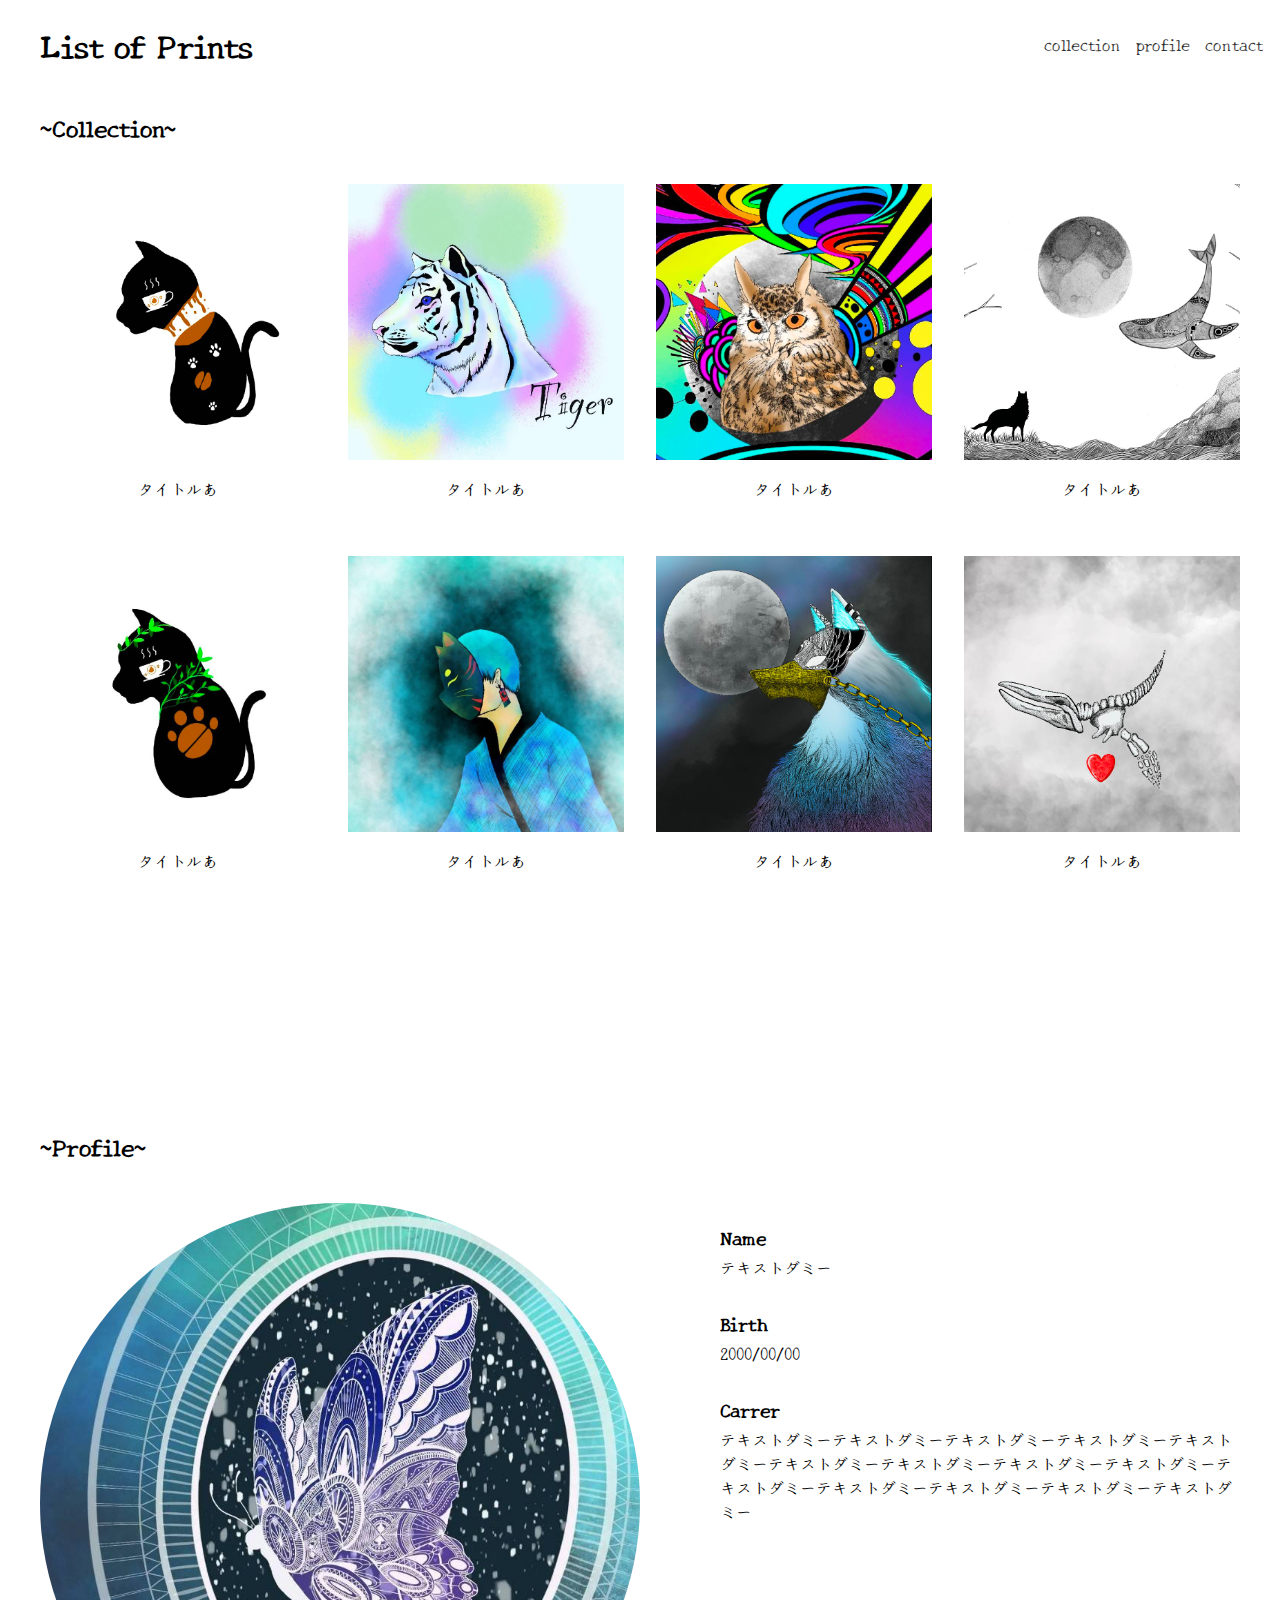
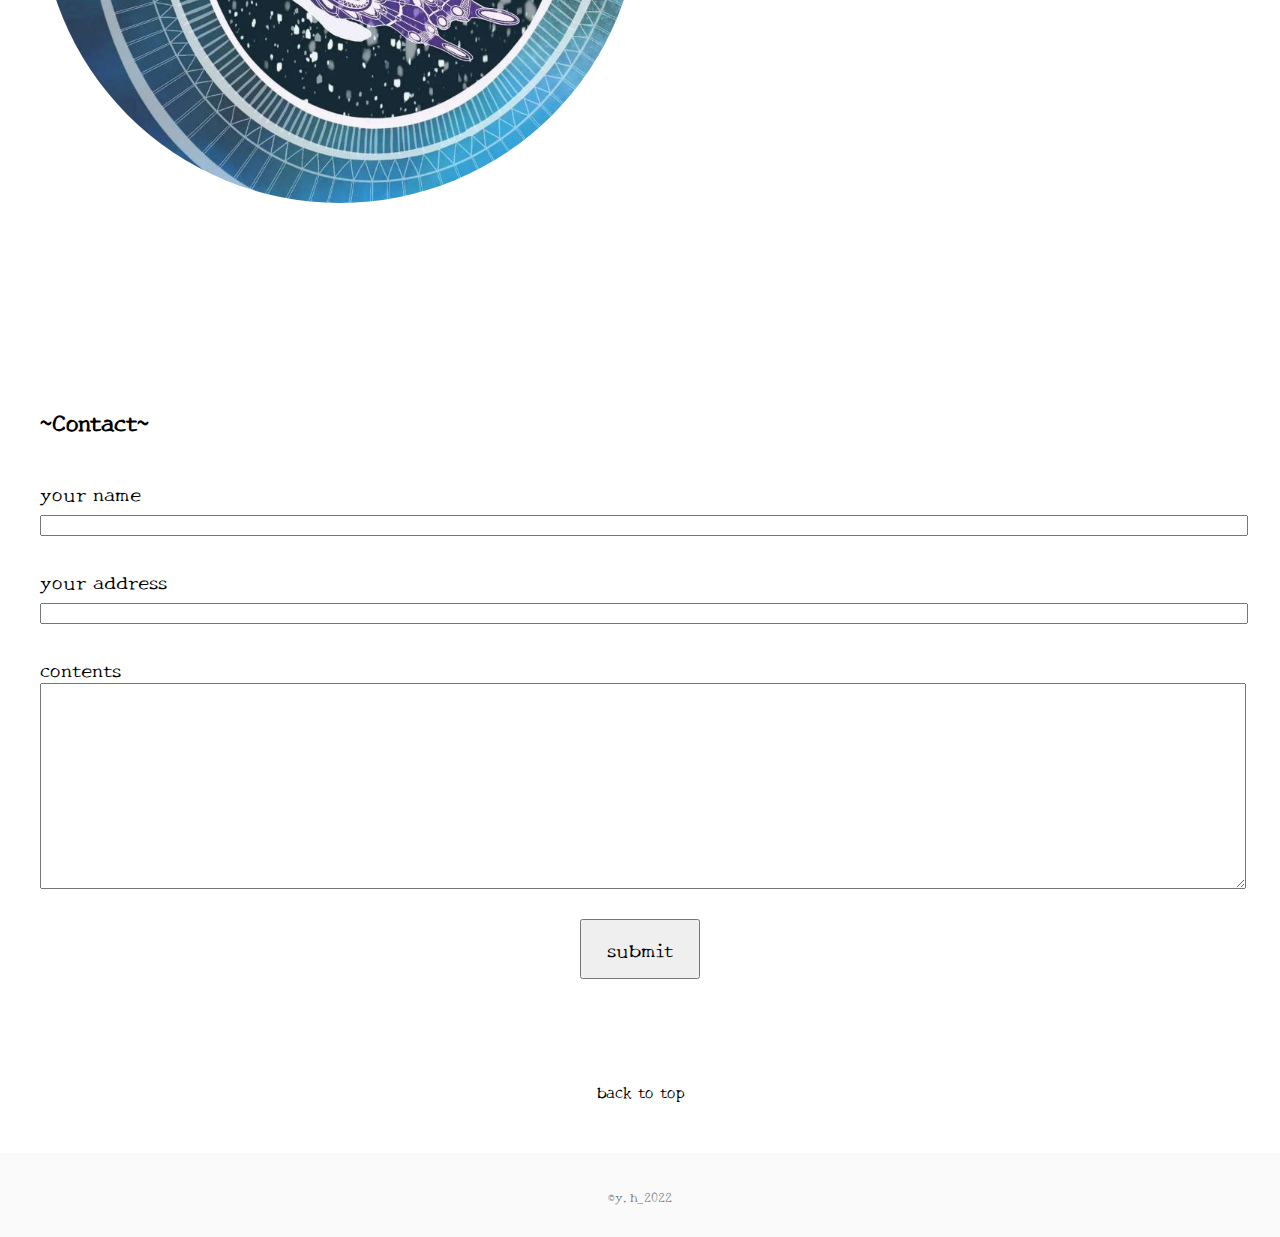
<file: index.html>
<!DOCTYPE html>
<html lang="ja">
<head>
  <meta charset="UTF-8">
  <meta http-equiv="X-UA-Compatible" content="IE=edge">
  <meta name="viewport" content="width=device-width, initial-scale=1.0">
  <link rel="stylesheet" href="css/style.css">
  <link rel="icon" href="img/icon.png">
  <link href="https://fonts.googleapis.com/css?family=Amatic+SC:700 rel="stylesheet">
  <link rel="preconnect" href="https://fonts.googleapis.com">
<link rel="preconnect" href="https://fonts.gstatic.com" crossorigin>
<link href="https://fonts.googleapis.com/css2?family=New+Tegomin&display=swap" rel="stylesheet">
  <title>List of parts</title>
</head>
<body>
  <header>
    <h1>List of Prints</h1>
      <nav>
      <ul>
        <li><a href="#collection">collection</a></li>
        <li><a href="#profile">profile</a></li>
        <li><a href="#contact">contact</a></li>
      </ul>
    </nav>
  </header>
  <main>
   <section id="collection">
     <h2>~Collection~</h2>
     <ul class="item">
       <li>
         <a href="item1.html">
           <img src="img/114843.jpg" alt="イラスト画像">
           <p>タイトルあ</p>
         </a>
       </li>
       <li>
         <a href="item2.html">
           <img src="img/114763.jpg" alt="イラスト画像">
           <p>タイトルあ</p>
         </a>
       </li>
       <li>
         <a href="item3.html">
           <img src="img/114765.jpg" alt="イラスト画像">
           <p>タイトルあ</p>
         </a>
       </li>
       <li>
         <a href="item4.html">
           <img src="img/114884.jpg" alt="イラスト画像">
           <p>タイトルあ</p>
         </a>
       </li>
       <li>
         <a href="item5.html">
           <img src="img/114768.jpg" alt="イラスト画像">
           <p>タイトルあ</p>
         </a>
       </li>
       <li>
         <a href="item6.html">
           <img src="img/114767.jpg" alt="イラスト画像">
           <p>タイトルあ</p>
         </a>
       </li>
       <li>
        <a href="item7.html">
          <img src="img/114841.jpg" alt="イラスト画像">
          <p>タイトルあ</p>
        </a>
      </li>
      <li>
        <a href="item8.html">
          <img src="img/114842.jpg" alt="イラスト画像">
          <p>タイトルあ</p>
        </a>
      </li>
     </ul>
    </section>

    <section id="profile">
      <h2>~Profile~</h2>
      <div class="pro">
        <img src="img/114764.jpg" alt="">
        <ul class="pro-detail">
          <li>
            <h3>Name</h3>
            <p>テキストダミー</p>
          </li>
          <li>
            <h3>Birth</h3>
            <p>2000/00/00</p>
          </li>
          <li>
            <h3>Carrer</h3>
            <p>テキストダミーテキストダミーテキストダミーテキストダミーテキストダミーテキストダミーテキストダミーテキストダミーテキストダミーテキストダミーテキストダミーテキストダミーテキストダミーテキストダミー</p>
          </li>
        </ul>
      </div>


   <section id="contact">
     <h2>~Contact~</h2>
         <form action="">
          <label>your name<input type="text" class="text"></label>
          <label>your address<input type="text" class="text"></label>
          <label>contents<textarea></textarea></label>
          <div class=".btn">
            <input type="submit" value="submit" class="btn2">
          </div>
         </form>
    </section>
    
    <div class="back-index">
      <a href="index.html">back to top</a>
    </div>
  </main>

  <footer>
    <small>&copy;y.h_2022</small>
  </footer>

</body>
</html>
</file>
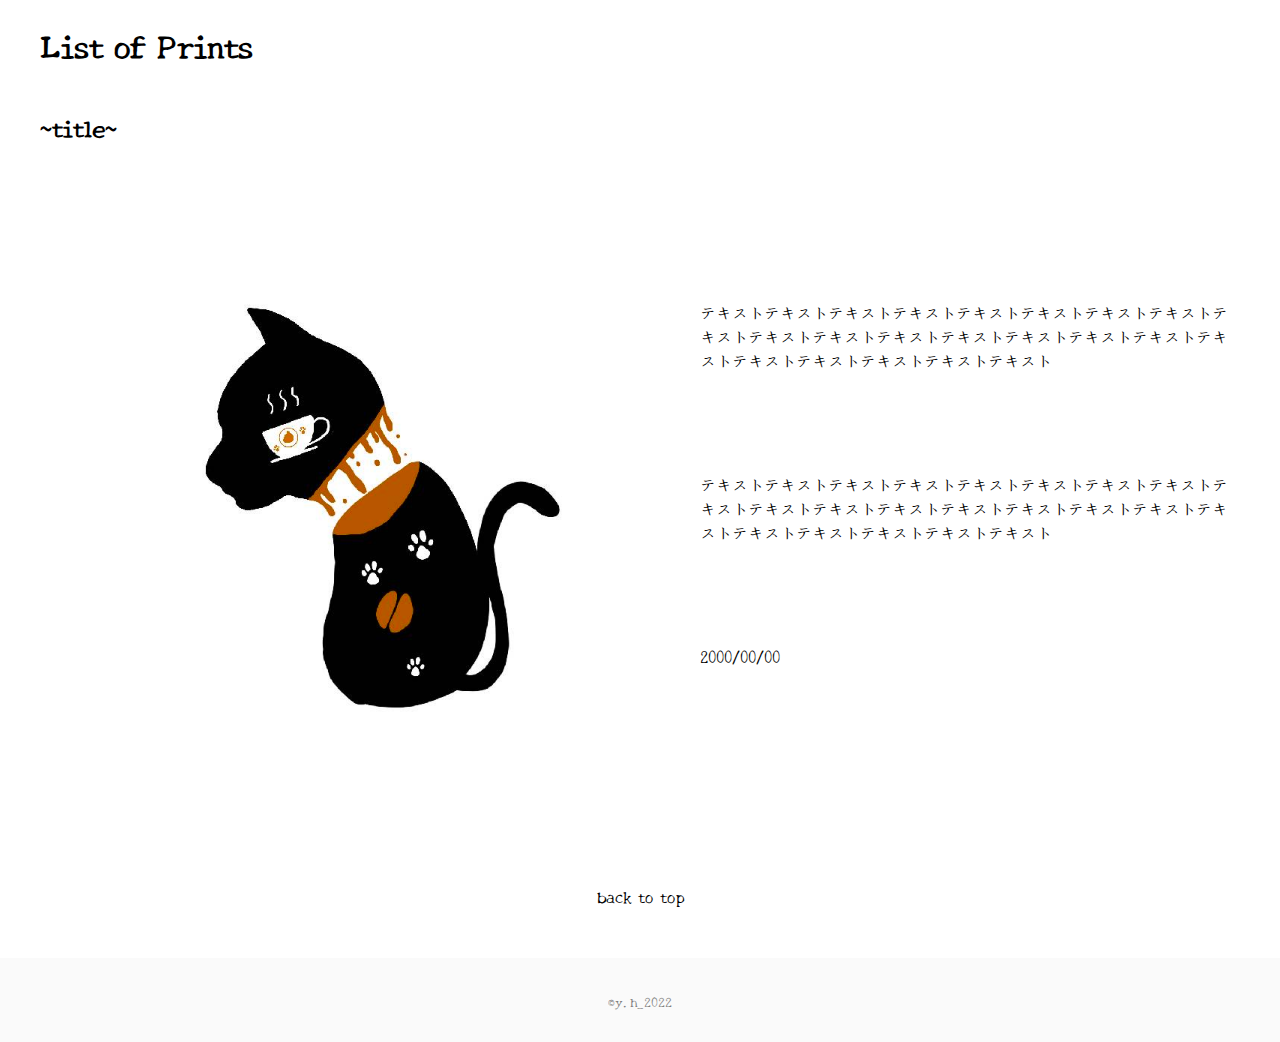
<file: item1.html>
<!DOCTYPE html>
<html lang="ja">
<head>
  <meta charset="UTF-8">
  <meta http-equiv="X-UA-Compatible" content="IE=edge">
  <meta name="viewport" content="width=device-width, initial-scale=1.0">
  <link rel="stylesheet" href="css/style.css">
  <link rel="icon" href="img/icon.png">
  <link rel="preconnect" href="https://fonts.googleapis.com">
<link rel="preconnect" href="https://fonts.gstatic.com" crossorigin>
<link href="https://fonts.googleapis.com/css2?family=New+Tegomin&display=swap" rel="stylesheet">
  <title>collection1</title>
</head>
<body>
  <header>
    <h1>List of Prints</h1>
  </header>

  <main>
    <h2>~title~</h2>
    <div class="container">
      <img src="img/114843.jpg" alt="">
      <ul>
        <li>テキストテキストテキストテキストテキストテキストテキストテキストテキストテキストテキストテキストテキストテキストテキストテキストテキストテキストテキストテキストテキストテキスト</li>
        <li>テキストテキストテキストテキストテキストテキストテキストテキストテキストテキストテキストテキストテキストテキストテキストテキストテキストテキストテキストテキストテキストテキスト</li>
        <li>2000/00/00</li>
      </ul>
    </div>
    
    
      <div class="back-index">
        <a href="index.html">back to top</a>
      </div>
    </main>

    <footer>
      <small>&copy;y.h_2022</small>
    </footer>


</body>
</html>
</file>
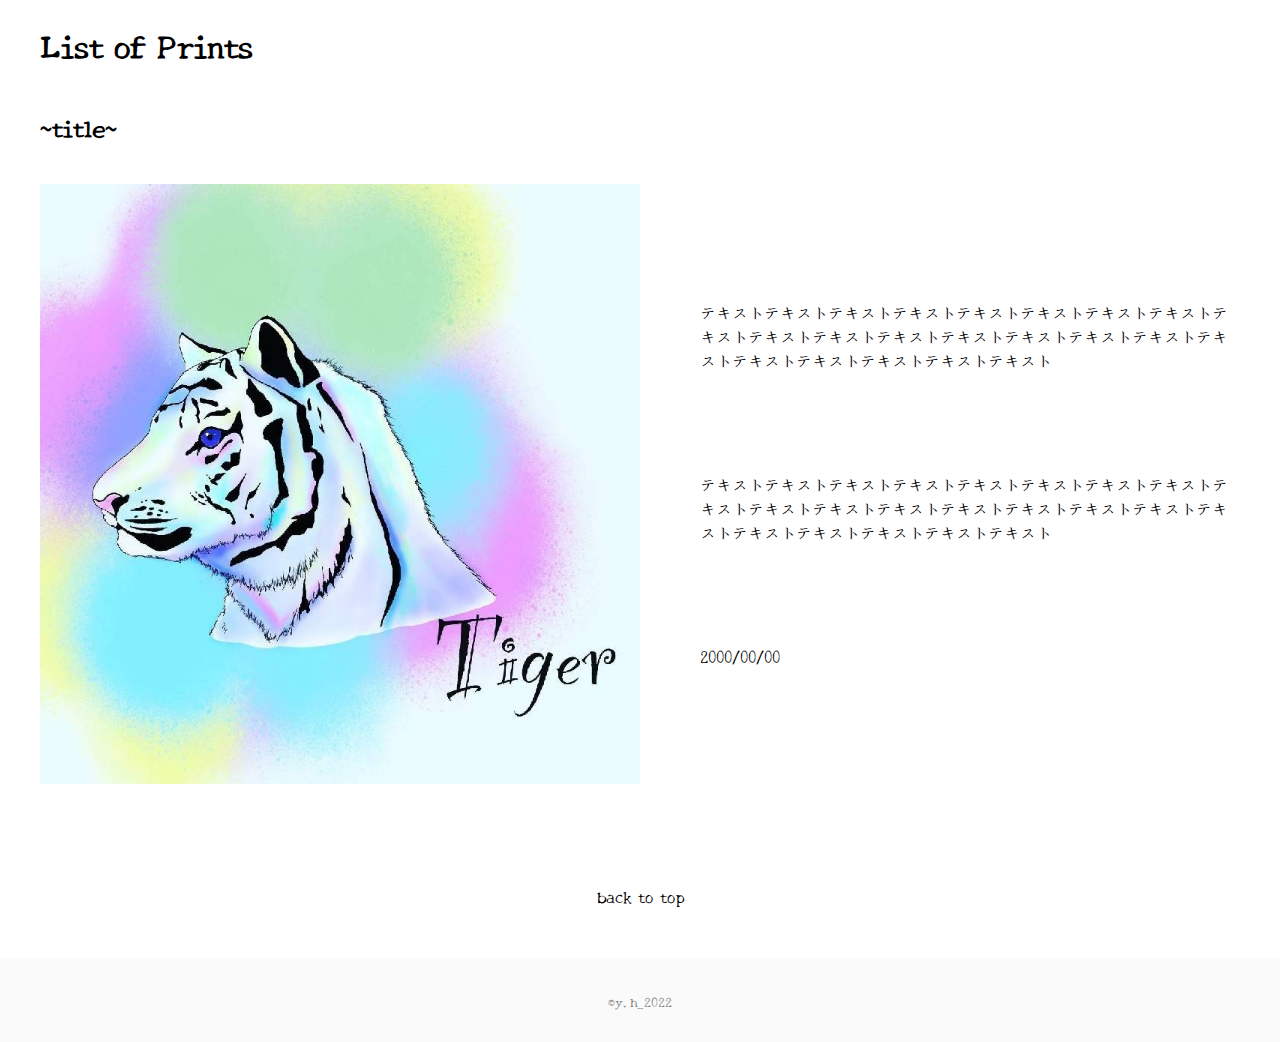
<file: item2.html>
<!DOCTYPE html>
<html lang="ja">
<head>
  <meta charset="UTF-8">
  <meta http-equiv="X-UA-Compatible" content="IE=edge">
  <meta name="viewport" content="width=device-width, initial-scale=1.0">
  <link rel="stylesheet" href="css/style.css">
  <link rel="icon" href="img/icon.png">
  <link rel="preconnect" href="https://fonts.googleapis.com">
<link rel="preconnect" href="https://fonts.gstatic.com" crossorigin>
<link href="https://fonts.googleapis.com/css2?family=New+Tegomin&display=swap" rel="stylesheet">
  <title>collection2</title>
</head>
<body>
  <header>
    <h1>List of Prints</h1>
  </header>

  <main>
    <h2>~title~</h2>
    <div class="container">
      <img src="img/114763.jpg" alt="">
      <ul>
        <li>テキストテキストテキストテキストテキストテキストテキストテキストテキストテキストテキストテキストテキストテキストテキストテキストテキストテキストテキストテキストテキストテキスト</li>
        <li>テキストテキストテキストテキストテキストテキストテキストテキストテキストテキストテキストテキストテキストテキストテキストテキストテキストテキストテキストテキストテキストテキスト</li>
        <li>2000/00/00</li>
      </ul>
    </div>
    
    
      <div class="back-index">
        <a href="index.html">back to top</a>
      </div>
    </main>

    <footer>
      <small>&copy;y.h_2022</small>
    </footer>


</body>
</html>
</file>
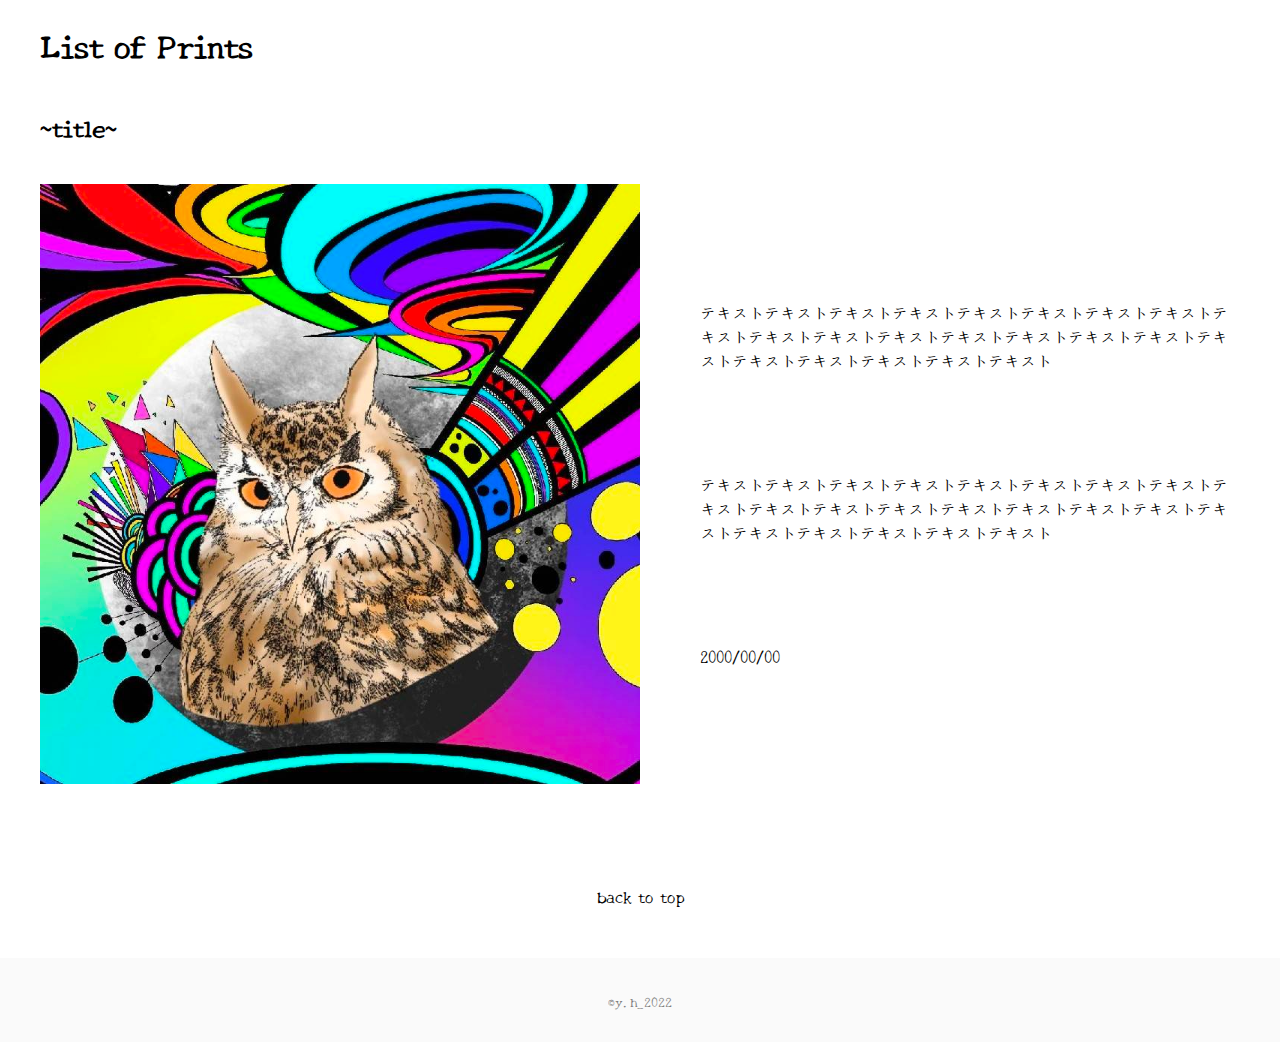
<file: item3.html>
<!DOCTYPE html>
<html lang="ja">
<head>
  <meta charset="UTF-8">
  <meta http-equiv="X-UA-Compatible" content="IE=edge">
  <meta name="viewport" content="width=device-width, initial-scale=1.0">
  <link rel="stylesheet" href="css/style.css">
  <link rel="icon" href="img/icon.png">
  <link rel="preconnect" href="https://fonts.googleapis.com">
<link rel="preconnect" href="https://fonts.gstatic.com" crossorigin>
<link href="https://fonts.googleapis.com/css2?family=New+Tegomin&display=swap" rel="stylesheet">
  <title>collection3</title>
</head>
<body>
  <header>
    <h1>List of Prints</h1>
  </header>

  <main>
    <h2>~title~</h2>
    <div class="container">
      <img src="img/114765.jpg" alt="">
      <ul>
        <li>テキストテキストテキストテキストテキストテキストテキストテキストテキストテキストテキストテキストテキストテキストテキストテキストテキストテキストテキストテキストテキストテキスト</li>
        <li>テキストテキストテキストテキストテキストテキストテキストテキストテキストテキストテキストテキストテキストテキストテキストテキストテキストテキストテキストテキストテキストテキスト</li>
        <li>2000/00/00</li>
      </ul>
    </div>
    
    
      <div class="back-index">
        <a href="index.html">back to top</a>
      </div>
    </main>

    <footer>
      <small>&copy;y.h_2022</small>
    </footer>


</body>
</html>
</file>
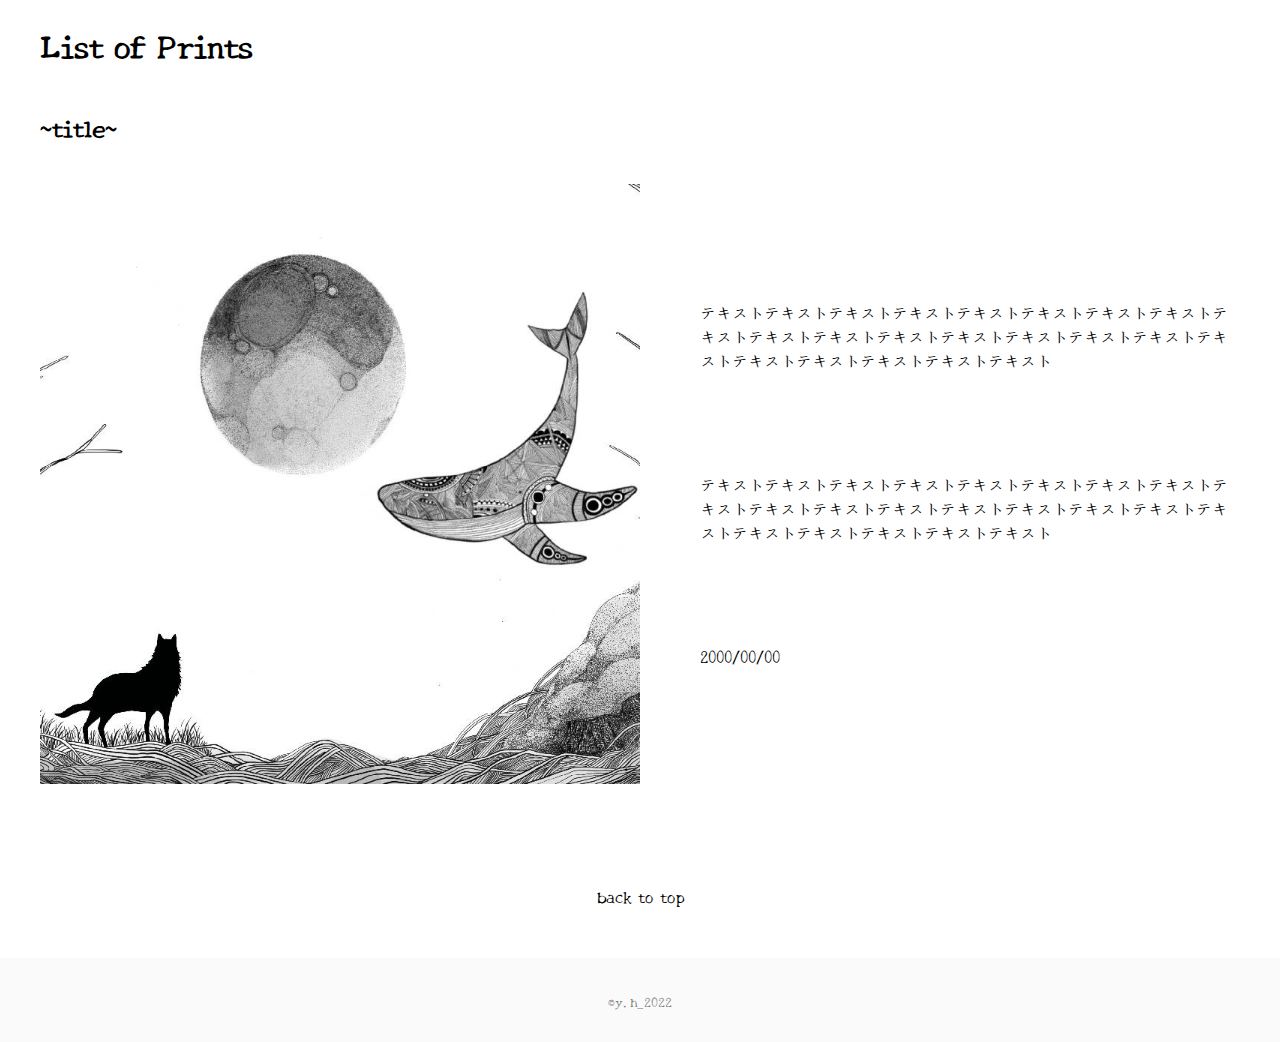
<file: item4.html>
<!DOCTYPE html>
<html lang="ja">
<head>
  <meta charset="UTF-8">
  <meta http-equiv="X-UA-Compatible" content="IE=edge">
  <meta name="viewport" content="width=device-width, initial-scale=1.0">
  <link rel="stylesheet" href="css/style.css">
  <link rel="icon" href="img/icon.png">
  <link rel="preconnect" href="https://fonts.googleapis.com">
<link rel="preconnect" href="https://fonts.gstatic.com" crossorigin>
<link href="https://fonts.googleapis.com/css2?family=New+Tegomin&display=swap" rel="stylesheet">
  <title>collection4</title>
</head>
<body>
  <header>
    <h1>List of Prints</h1>
  </header>

  <main>
    <h2>~title~</h2>
    <div class="container">
      <img src="img/114884.jpg" alt="">
      <ul>
        <li>テキストテキストテキストテキストテキストテキストテキストテキストテキストテキストテキストテキストテキストテキストテキストテキストテキストテキストテキストテキストテキストテキスト</li>
        <li>テキストテキストテキストテキストテキストテキストテキストテキストテキストテキストテキストテキストテキストテキストテキストテキストテキストテキストテキストテキストテキストテキスト</li>
        <li>2000/00/00</li>
      </ul>
    </div>
    
    
      <div class="back-index">
        <a href="index.html">back to top</a>
      </div>
    </main>

    <footer>
      <small>&copy;y.h_2022</small>
    </footer>


</body>
</html>
</file>
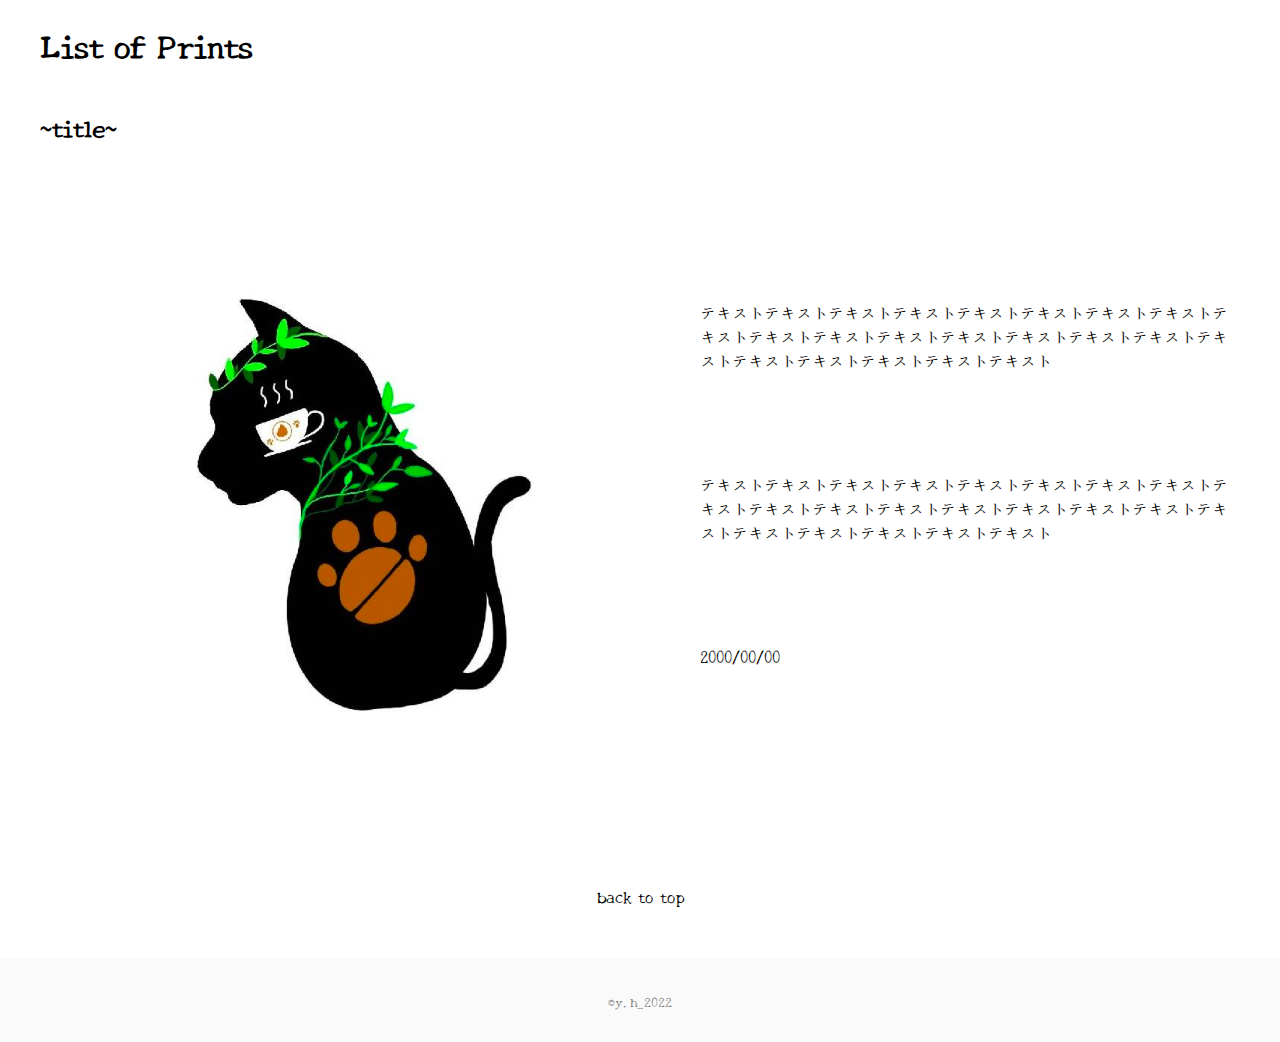
<file: item5.html>
<!DOCTYPE html>
<html lang="ja">
<head>
  <meta charset="UTF-8">
  <meta http-equiv="X-UA-Compatible" content="IE=edge">
  <meta name="viewport" content="width=device-width, initial-scale=1.0">
  <link rel="stylesheet" href="css/style.css">
  <link rel="icon" href="img/icon.png">
  <link rel="preconnect" href="https://fonts.googleapis.com">
<link rel="preconnect" href="https://fonts.gstatic.com" crossorigin>
<link href="https://fonts.googleapis.com/css2?family=New+Tegomin&display=swap" rel="stylesheet">
  <title>collection5</title>
</head>
<body>
  <header>
    <h1>List of Prints</h1>
  </header>

  <main>
    <h2>~title~</h2>
    <div class="container">
      <img src="img/114768.jpg" alt="">
      <ul>
        <li>テキストテキストテキストテキストテキストテキストテキストテキストテキストテキストテキストテキストテキストテキストテキストテキストテキストテキストテキストテキストテキストテキスト</li>
        <li>テキストテキストテキストテキストテキストテキストテキストテキストテキストテキストテキストテキストテキストテキストテキストテキストテキストテキストテキストテキストテキストテキスト</li>
        <li>2000/00/00</li>
      </ul>
    </div>
    
    
      <div class="back-index">
        <a href="index.html">back to top</a>
      </div>
    </main>

    <footer>
      <small>&copy;y.h_2022</small>
    </footer>


</body>
</html>
</file>
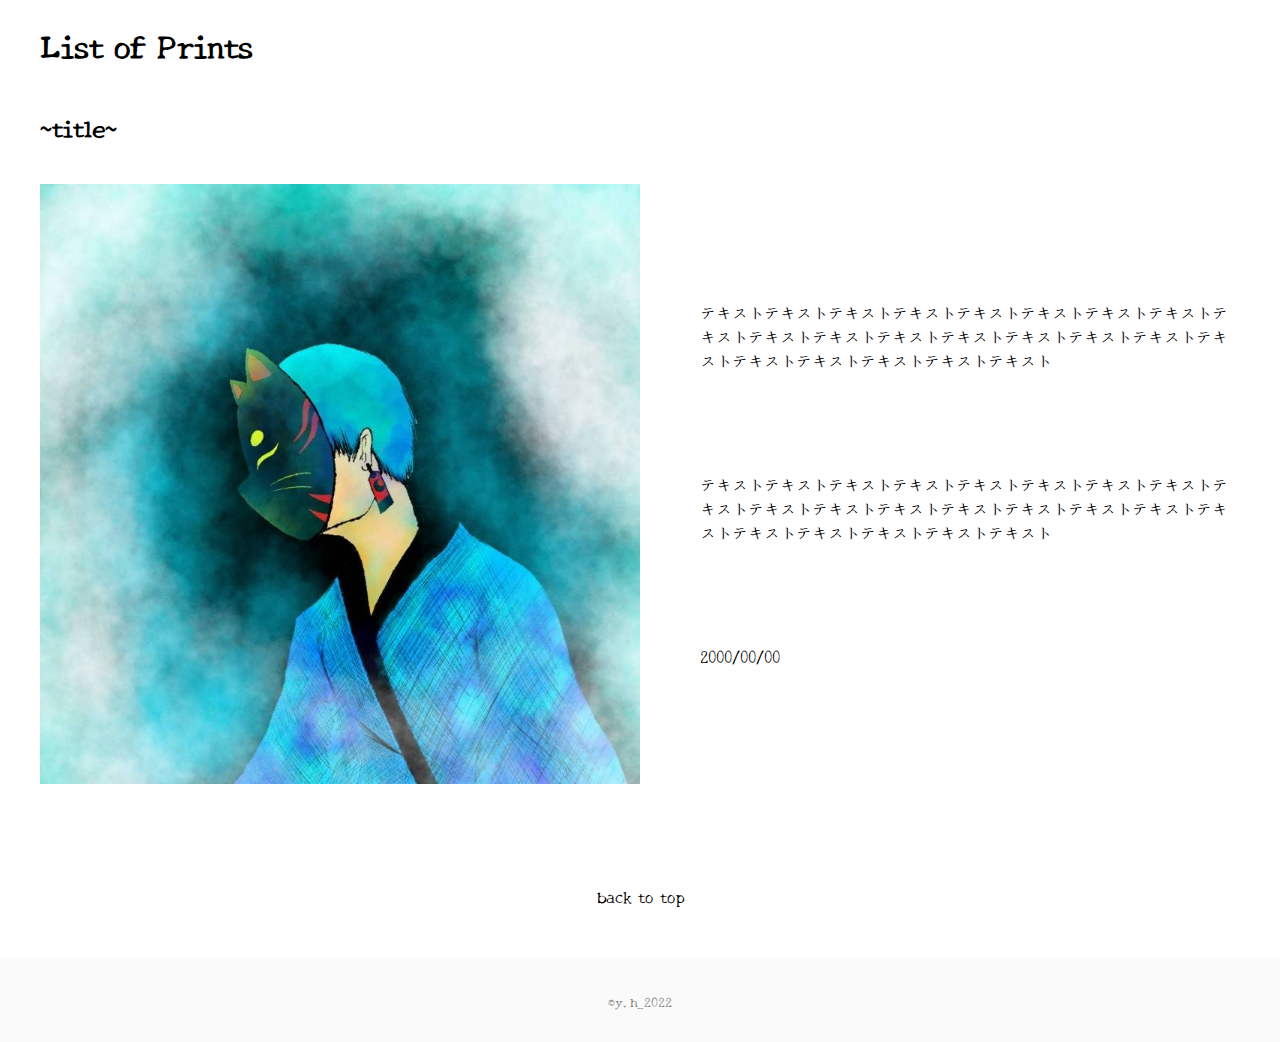
<file: item6.html>
<!DOCTYPE html>
<html lang="ja">
<head>
  <meta charset="UTF-8">
  <meta http-equiv="X-UA-Compatible" content="IE=edge">
  <meta name="viewport" content="width=device-width, initial-scale=1.0">
  <link rel="stylesheet" href="css/style.css">
  <link rel="icon" href="img/icon.png">
  <link rel="preconnect" href="https://fonts.googleapis.com">
<link rel="preconnect" href="https://fonts.gstatic.com" crossorigin>
<link href="https://fonts.googleapis.com/css2?family=New+Tegomin&display=swap" rel="stylesheet">
  <title>collection6</title>
</head>
<body>
  <header>
    <h1>List of Prints</h1>
  </header>

  <main>
    <h2>~title~</h2>
    <div class="container">
      <img src="img/114767.jpg" alt="">
      <ul>
        <li>テキストテキストテキストテキストテキストテキストテキストテキストテキストテキストテキストテキストテキストテキストテキストテキストテキストテキストテキストテキストテキストテキスト</li>
        <li>テキストテキストテキストテキストテキストテキストテキストテキストテキストテキストテキストテキストテキストテキストテキストテキストテキストテキストテキストテキストテキストテキスト</li>
        <li>2000/00/00</li>
      </ul>
    </div>
    
    
      <div class="back-index">
        <a href="index.html">back to top</a>
      </div>
    </main>

    <footer>
      <small>&copy;y.h_2022</small>
    </footer>


</body>
</html>
</file>
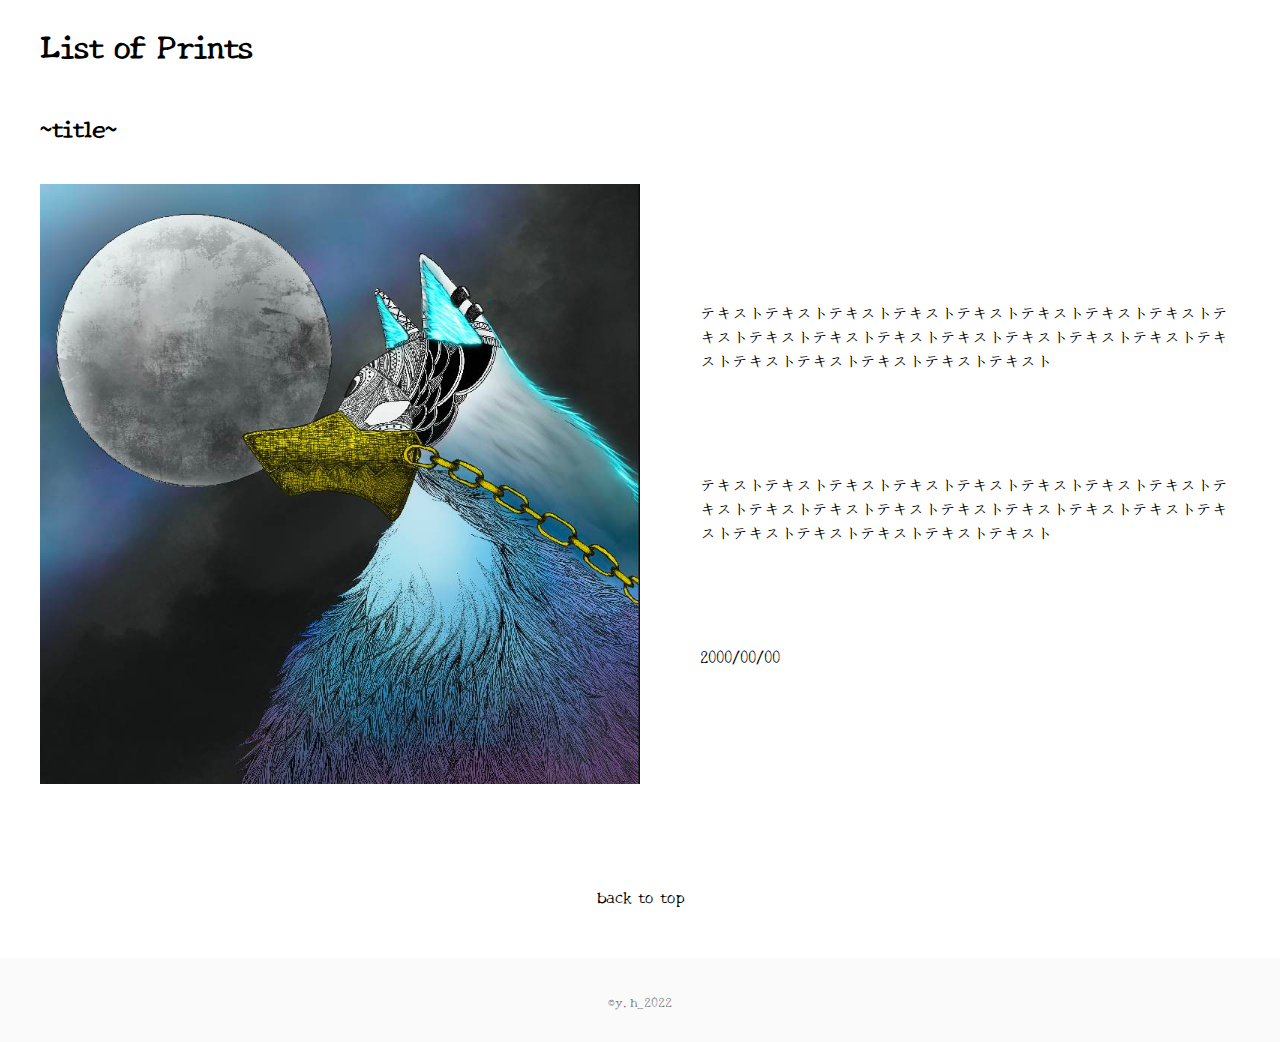
<file: item7.html>
<!DOCTYPE html>
<html lang="ja">
<head>
  <meta charset="UTF-8">
  <meta http-equiv="X-UA-Compatible" content="IE=edge">
  <meta name="viewport" content="width=device-width, initial-scale=1.0">
  <link rel="stylesheet" href="css/style.css">
  <link rel="icon" href="img/icon.png">
  <link rel="preconnect" href="https://fonts.googleapis.com">
<link rel="preconnect" href="https://fonts.gstatic.com" crossorigin>
<link href="https://fonts.googleapis.com/css2?family=New+Tegomin&display=swap" rel="stylesheet">
  <title>collection7</title>
</head>
<body>
  <header>
    <h1>List of Prints</h1>
  </header>

  <main>
    <h2>~title~</h2>
    <div class="container">
      <img src="img/114841.jpg" alt="">
      <ul>
        <li>テキストテキストテキストテキストテキストテキストテキストテキストテキストテキストテキストテキストテキストテキストテキストテキストテキストテキストテキストテキストテキストテキスト</li>
        <li>テキストテキストテキストテキストテキストテキストテキストテキストテキストテキストテキストテキストテキストテキストテキストテキストテキストテキストテキストテキストテキストテキスト</li>
        <li>2000/00/00</li>
      </ul>
    </div>
    
    
      <div class="back-index">
        <a href="index.html">back to top</a>
      </div>
    </main>

    <footer>
      <small>&copy;y.h_2022</small>
    </footer>


</body>
</html>
</file>
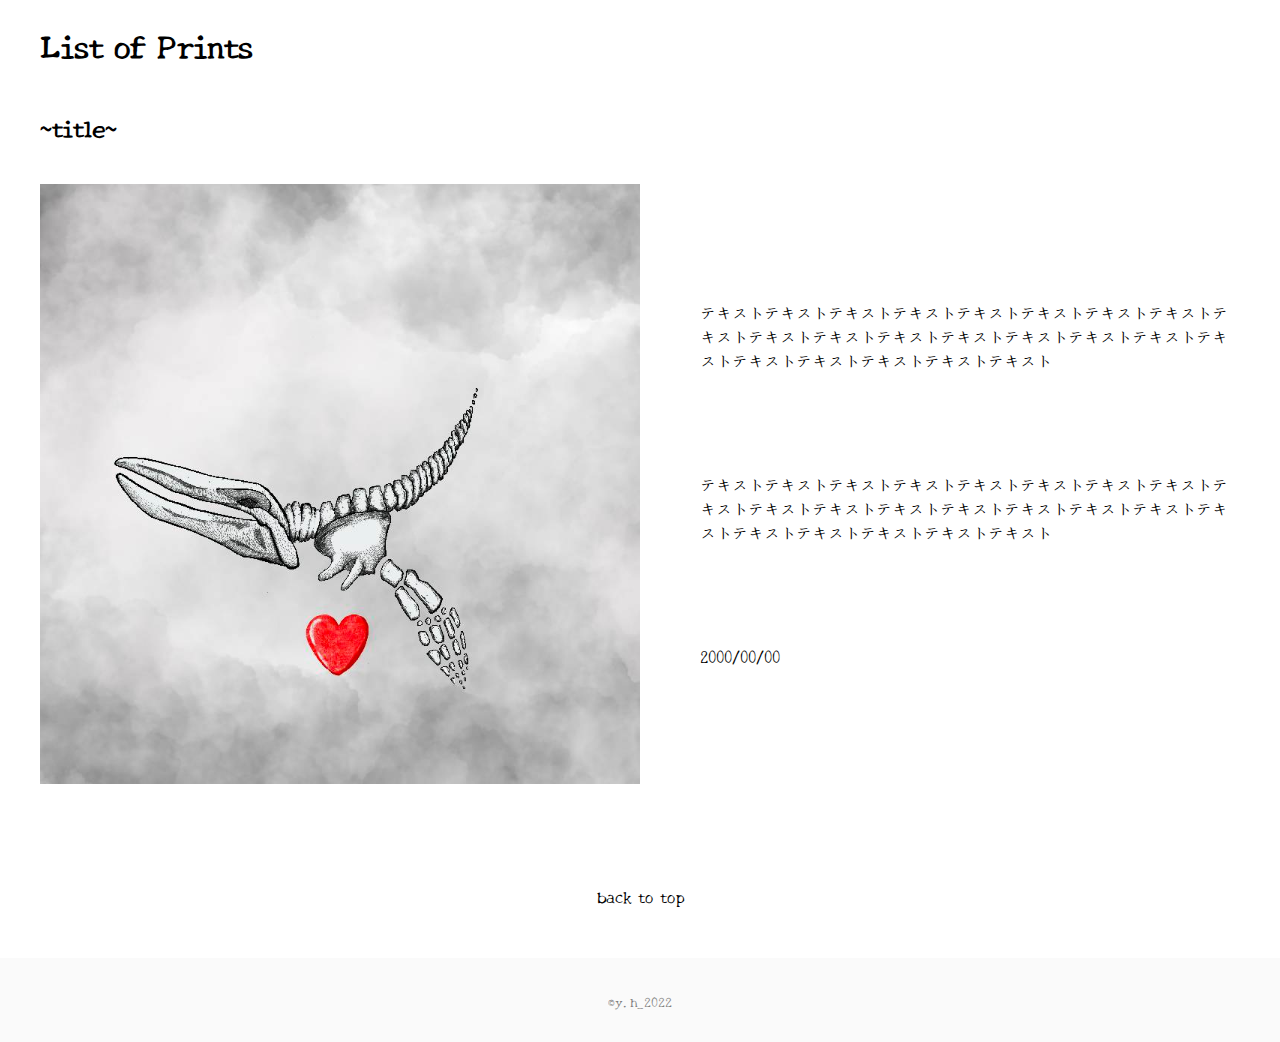
<file: item8.html>
<!DOCTYPE html>
<html lang="ja">
<head>
  <meta charset="UTF-8">
  <meta http-equiv="X-UA-Compatible" content="IE=edge">
  <meta name="viewport" content="width=device-width, initial-scale=1.0">
  <link rel="stylesheet" href="css/style.css">
  <link rel="icon" href="img/icon.png">
  <link rel="preconnect" href="https://fonts.googleapis.com">
<link rel="preconnect" href="https://fonts.gstatic.com" crossorigin>
<link href="https://fonts.googleapis.com/css2?family=New+Tegomin&display=swap" rel="stylesheet">
  <title>collection8</title>
</head>
<body>
  <header>
    <h1>List of Prints</h1>
  </header>

  <main>
    <h2>~title~</h2>
    <div class="container">
      <img src="img/114842.jpg" alt="">
      <ul>
        <li>テキストテキストテキストテキストテキストテキストテキストテキストテキストテキストテキストテキストテキストテキストテキストテキストテキストテキストテキストテキストテキストテキスト</li>
        <li>テキストテキストテキストテキストテキストテキストテキストテキストテキストテキストテキストテキストテキストテキストテキストテキストテキストテキストテキストテキストテキストテキスト</li>
        <li>2000/00/00</li>
      </ul>
    </div>
    
    
      <div class="back-index">
        <a href="index.html">back to top</a>
      </div>
    </main>

    <footer>
      <small>&copy;y.h_2022</small>
    </footer>


</body>
</html>
</file>
<file: css/style.css>
/* common */
html{
  font-size: 100%;
}

body{
  margin: 0;
  font-family: 'New Tegomin', serif;
}

main{
  padding: 0 40px;
}

ul{
  padding-left:0;
  margin: 0;
}

li{
  list-style-type: none;
}

a{
  text-decoration: none;
  color:#000000;
}

img{
max-width: 100%;
height: auto;
}



h1,h2{
  cursor:pointer;
}

h2{
  margin:20px 0 40px 0;
}

/* header */

header{
  width:100%;
  background-color: #fff;
  display: flex;
  justify-content: space-between;
  align-items:center;
  z-index:10;
}

header h1{
  width: 85%;
  padding-left: 40px;
}

header nav{
  text-align: center;
  width: 20%;
  opacity:0.8;
}

header ul{
   display: flex;
}

header li + li{
  padding-left:15px
}

header a:hover{
  opacity: 0.8;
}

/* main */

.item{
  display: flex;
  flex-wrap:wrap;
  justify-content: space-between;
  margin-bottom: 200px;
}

.item::before{
  content:"";
  display: block;
  width:23%;
  order:1;
}
.item::after{
  content:"";
  display: block;
  width:23%;
}

.item li{
  width: 23%;
  margin-bottom: 40px;
}

.item li img{
  vertical-align:top;
}

.item a{
  text-align: center;
  color:#000000;
}

.item a:hover{
  opacity:0.7;
}

/* profile */
.pro{
  display: flex;
  justify-content: space-between;
  margin-bottom: 200px;
}

.pro img{
  width:50%;
  border-radius:50%;
}

.pro .pro-detail{
  width: 50%;
  padding:20px 0 0 80px;
}

.pro .pro-detail h3{
  margin:0 0 5px;
}

.pro .pro-detail p{
  margin:0 0 30px;
}

/* form */
label{
  display: block;
  margin-bottom:30px;
  font-size: 20px;
}

form .text{
  width: 100%;
}

form textarea{
  vertical-align: top;
  width: 100%;
  height: 200px;
}
 form div{
   text-align:center;
 }

 form .btn2{
  font-family: 'New Tegomin', serif;
  font-size: 20px;
  width: 120px;
  height: 60px;
 }

 .contact{
   margin-bottom: 100px;
 }

 form{
  margin-bottom: 50px;
}

 footer{
   text-align: center;
   padding:30px 0;
   margin: 0;
   background-color: #fafafa;
 }

 small{
   opacity: 0.5;
 }

 /* item.html*/
.container{
  display: flex;
  justify-content:space-between;
  align-items: center;
  margin-bottom: 50px;
}

.container img{
  width: 50%;
}

.container ul{
  width: 45%;
}

.container ul li + li{
  padding-top:100px
}

.back-index{
  text-align:center;
  padding: 50px 0;
}

.back-index a:hover{
  opacity: 0.7;
}

 @media  screen and (max-width: 800px) {
   /* header*/
  header{
    display: inline-block;
    text-align:center;
    margin: 0 auto;
  }
  header h1{
    width: auto;
    padding: 0;
    margin: 10 auto 20px;
  }
  header nav{
    width: 100%;
  }

  header nav ul{
    justify-content: center;
  }
  /* main */
  main{
    text-align:center;
  }

  .item{
    display: block;
    margin-bottom:100px;
  }

  .item li{
    width:100%;
  }

  .pro{
    display: block;
    margin-bottom: 100px;
  }

  .pro img{
    width:100%;
    margin-bottom:10px;
  }

  .pro .pro-detail{
    width: auto;
    padding: 0;
    text-align:center;
  }

  .profile{
    margin-bottom: 10px;
  }

  form{
    margin-bottom: 50px;
  }

  /* item.html*/
  .container{
    display: block;
    width: auto;
    margin-bottom: 50px;
  }

  .container img{
    width: auto;
  }

  .container ul{
    width: auto;
    text-align: center;
    margin-top: 30px;
    }
  
  .container ul li{
    padding: 40px 0;
  }

  .container ul li + li{
    padding-top:0
  }
}
</file>
